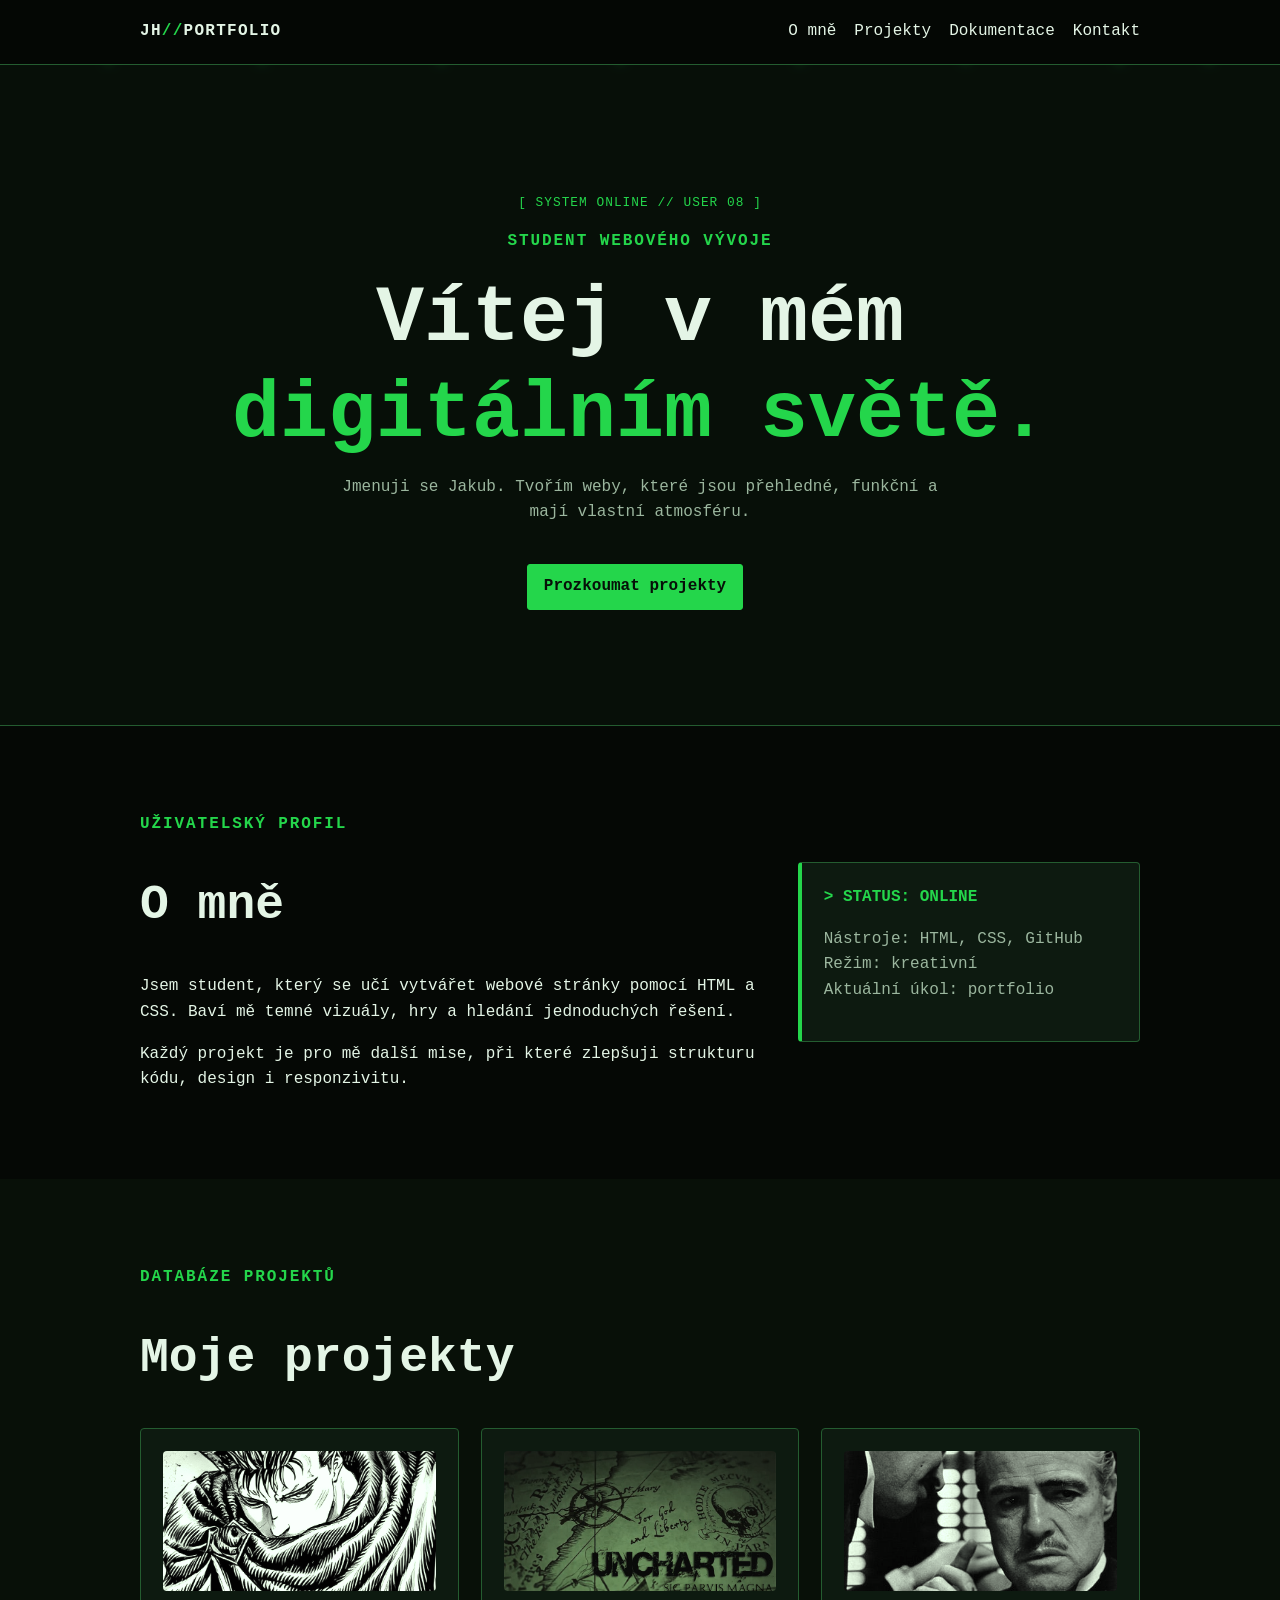
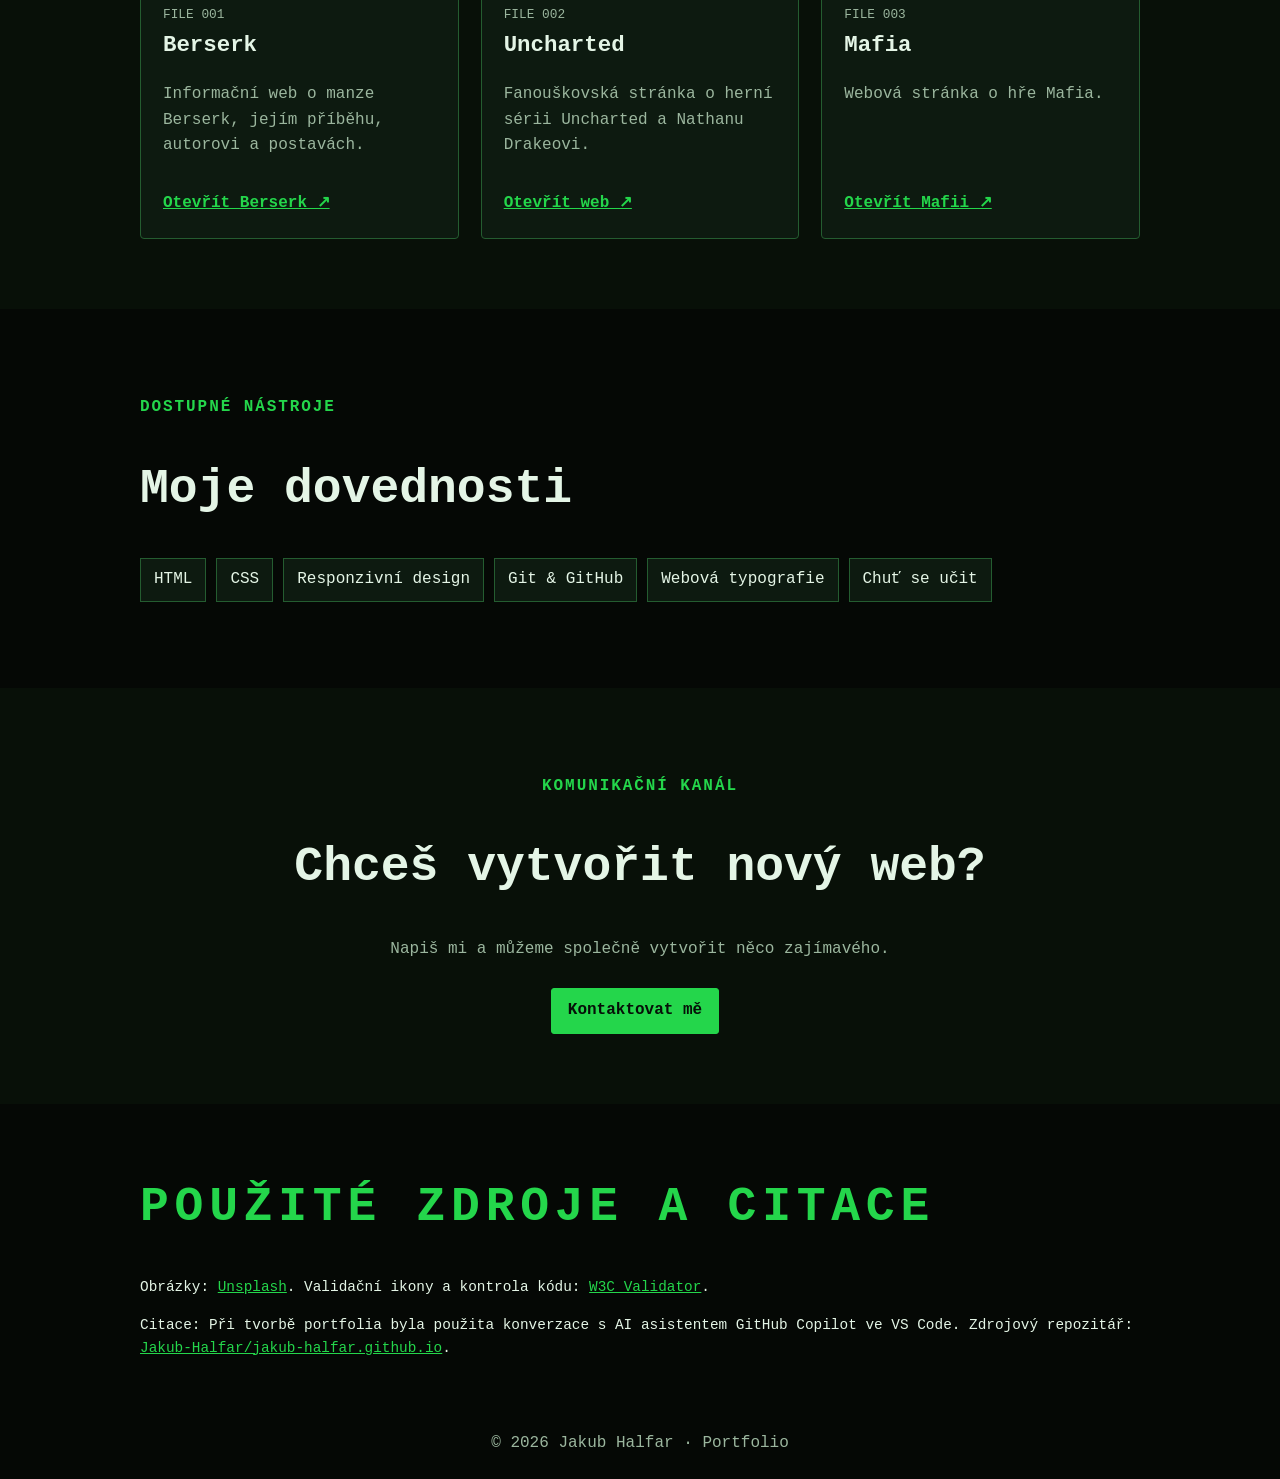
<file: index.html>
<!doctype html>
<html lang="cs">
<head>
  <meta charset="utf-8">
  <meta name="viewport" content="width=device-width, initial-scale=1">
  <meta name="description" content="Portfolio Jakuba Halfara.">
  <title>Jakub Halfar | Portfolio</title>
  <link rel="stylesheet" href="style.css">
</head>
<body>
  <header class="site-header">
    <nav class="container navigation" aria-label="Hlavní navigace">
      <a class="logo" href="#domu">JH<span>//</span>PORTFOLIO</a>
      <div class="menu">
        <a href="#o-mne">O mně</a>
        <a href="#projekty">Projekty</a>
        <a href="projekty.html">Dokumentace</a>
        <a href="#kontakt">Kontakt</a>
      </div>
    </nav>
  </header>

  <main>
    <section class="hero" id="domu">
      <div class="code-rain" aria-hidden="true">
        <span>1<br>0<br>1<br>1<br>0<br>0<br>1</span>
        <span>0<br>1<br>0<br>1<br>1<br>0<br>1</span>
        <span>1<br>1<br>0<br>0<br>1<br>0<br>1</span>
        <span>0<br>0<br>1<br>1<br>0<br>1<br>0</span>
        <span>1<br>0<br>0<br>1<br>1<br>0<br>1</span>
        <span>0<br>1<br>1<br>0<br>1<br>0<br>0</span>
        <span>1<br>0<br>1<br>0<br>0<br>1<br>1</span>
        <span>0<br>1<br>0<br>1<br>0<br>1<br>0</span>
      </div>
      <div class="container hero-content">
        <p class="status">[ SYSTEM ONLINE // USER 08 ]</p>
        <p class="eyebrow">Student webového vývoje</p>
        <h1>Vítej v mém<br><span>digitálním světě.</span></h1>
        <p class="lead">Jmenuji se Jakub. Tvořím weby, které jsou přehledné, funkční a mají vlastní atmosféru.</p>
        <a class="button" href="#projekty">Prozkoumat projekty</a>
      </div>
    </section>

    <section id="o-mne">
      <div class="container two-columns">
        <div>
          <p class="eyebrow">Uživatelský profil</p>
          <h2>O mně</h2>
          <p>Jsem student, který se učí vytvářet webové stránky pomocí HTML a CSS. Baví mě temné vizuály, hry a hledání jednoduchých řešení.</p>
          <p>Každý projekt je pro mě další mise, při které zlepšuji strukturu kódu, design i responzivitu.</p>
        </div>
        <aside class="warning-box">
          <strong>&gt; STATUS: ONLINE</strong>
          <p>Nástroje: HTML, CSS, GitHub<br>Režim: kreativní<br>Aktuální úkol: portfolio</p>
        </aside>
      </div>
    </section>

    <section class="dark-section" id="projekty">
      <div class="container">
        <p class="eyebrow">Databáze projektů</p>
        <h2>Moje projekty</h2>
        <div class="project-grid">
          <article class="project-card">
            <img src="guts_1.jpg" alt="Berserk">
            <p class="project-id">FILE 001</p>
            <h3>Berserk</h3>
            <p>Informační web o manze Berserk, jejím příběhu, autorovi a postavách.</p>
            <a href="https://jakub-halfar.github.io/puvodni_web/" target="_blank" rel="noopener">Otevřít Berserk ↗</a>
          </article>
          <article class="project-card">
            <img src="uncharted.jpg" alt="Uncharted">
            <p class="project-id">FILE 002</p>
            <h3>Uncharted</h3>
            <p>Fanouškovská stránka o herní sérii Uncharted a Nathanu Drakeovi.</p>
            <a href="https://jakub-halfar.github.io/projekt1-web/" target="_blank" rel="noopener">Otevřít web ↗</a>
          </article>
          <article class="project-card">
            <img src="mafia.jpg" alt="Mafia">
            <p class="project-id">FILE 003</p>
            <h3>Mafia</h3>
            <p>Webová stránka o hře Mafia.</p>
            <a href="https://jakub-halfar.github.io/Mafia/" target="_blank" rel="noopener">Otevřít Mafii ↗</a>
          </article>
        </div>
      </div>
    </section>

    <section id="dovednosti">
      <div class="container">
        <p class="eyebrow">Dostupné nástroje</p>
        <h2>Moje dovednosti</h2>
        <ul class="skills">
          <li>HTML</li><li>CSS</li><li>Responzivní design</li>
          <li>Git &amp; GitHub</li><li>Webová typografie</li><li>Chuť se učit</li>
        </ul>
      </div>
    </section>

    <section class="contact" id="kontakt">
      <div class="container">
        <p class="eyebrow">Komunikační kanál</p>
        <h2>Chceš vytvořit nový web?</h2>
        <p>Napiš mi a můžeme společně vytvořit něco zajímavého.</p>
        <a class="button" href="mailto:gamerovec89@seznam.cz">Kontaktovat mě</a>
      </div>
    </section>
    <section class="sources">
      <div class="container">
        <h2 class="eyebrow">Použité zdroje a citace</h2>
        <p>Obrázky: <a href="https://unsplash.com/" target="_blank" rel="noopener">Unsplash</a>. Validační ikony a kontrola kódu: <a href="https://validator.w3.org/nu/?doc=https%3A%2F%2Fjakub-halfar.github.io%2F" target="_blank" rel="noopener">W3C Validator</a>.</p>
        <p>Citace: Při tvorbě portfolia byla použita konverzace s AI asistentem GitHub Copilot ve VS Code. Zdrojový repozitář: <a href="https://github.com/Jakub-Halfar/jakub-halfar.github.io" target="_blank" rel="noopener">Jakub-Halfar/jakub-halfar.github.io</a>.</p>
      </div>
    </section>
  </main>

  <footer><div class="container">© 2026 Jakub Halfar · Portfolio</div></footer>
</body>
</html>
</file>
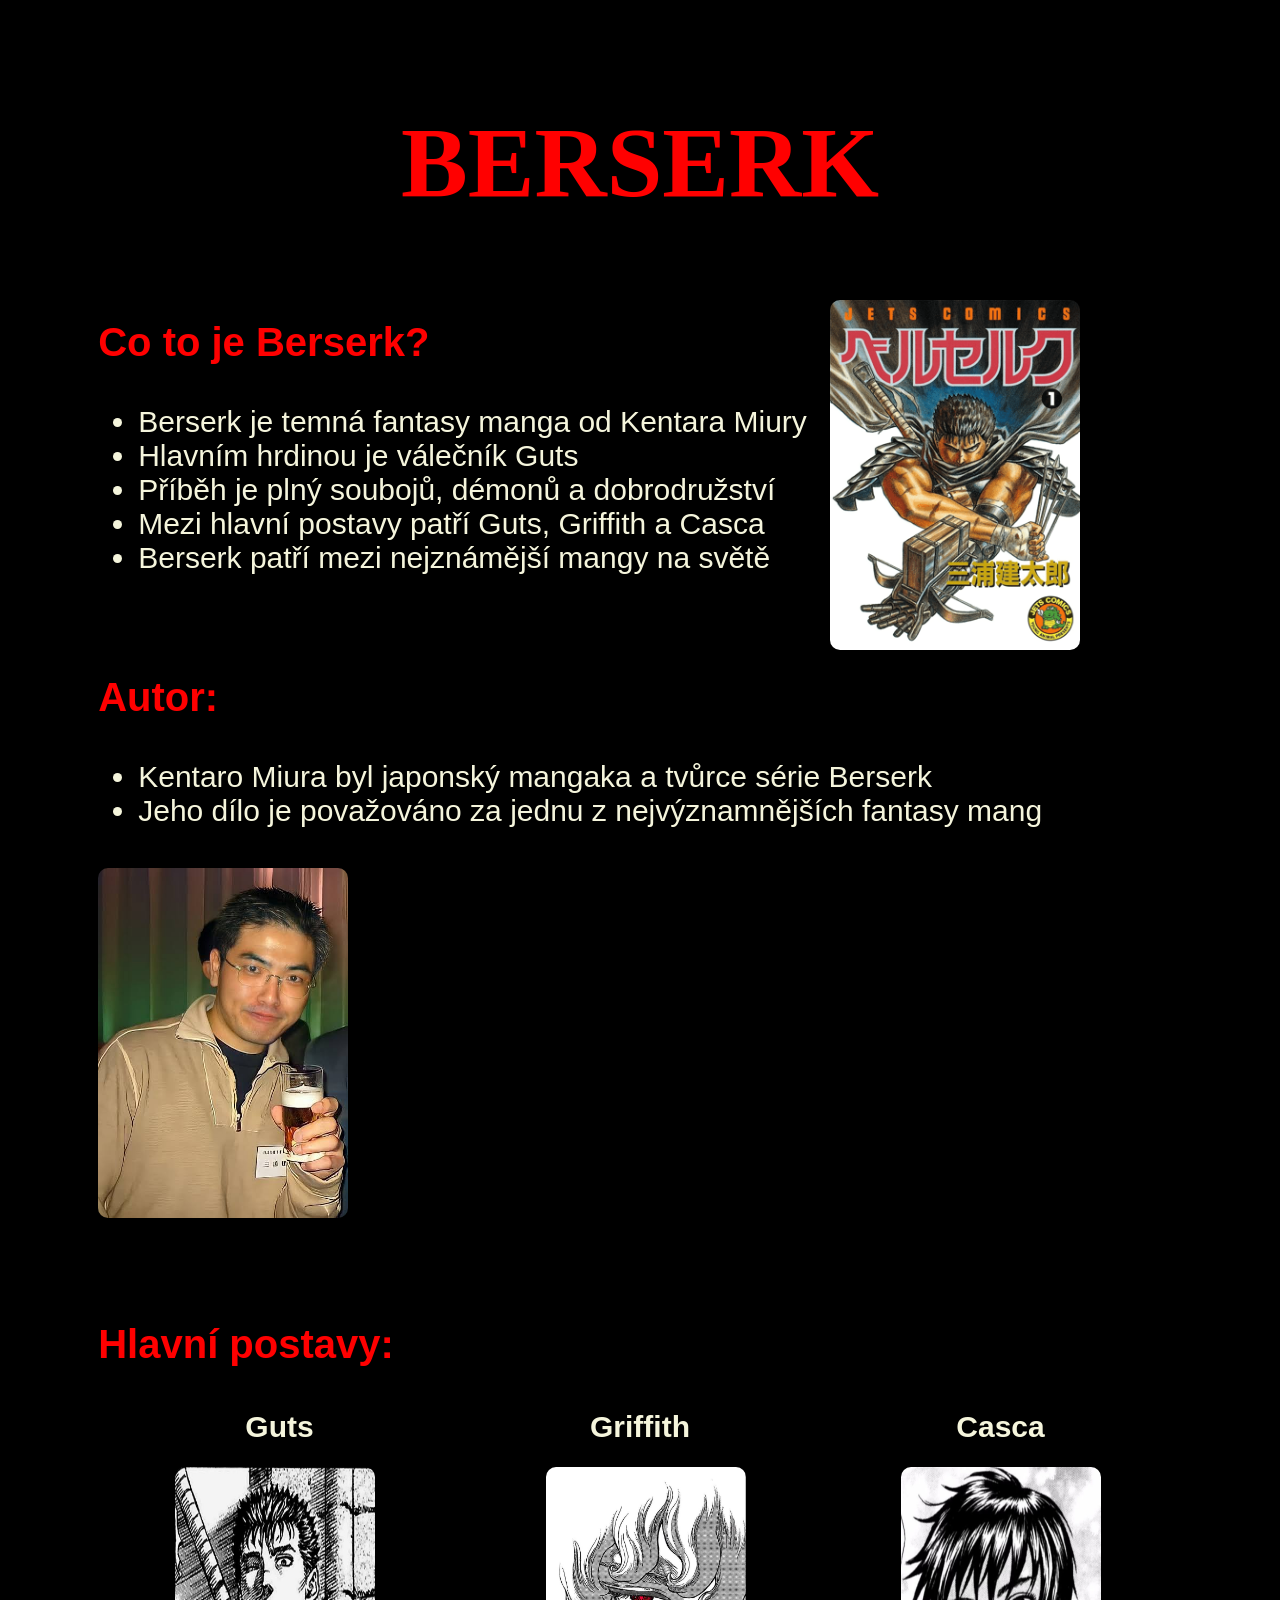
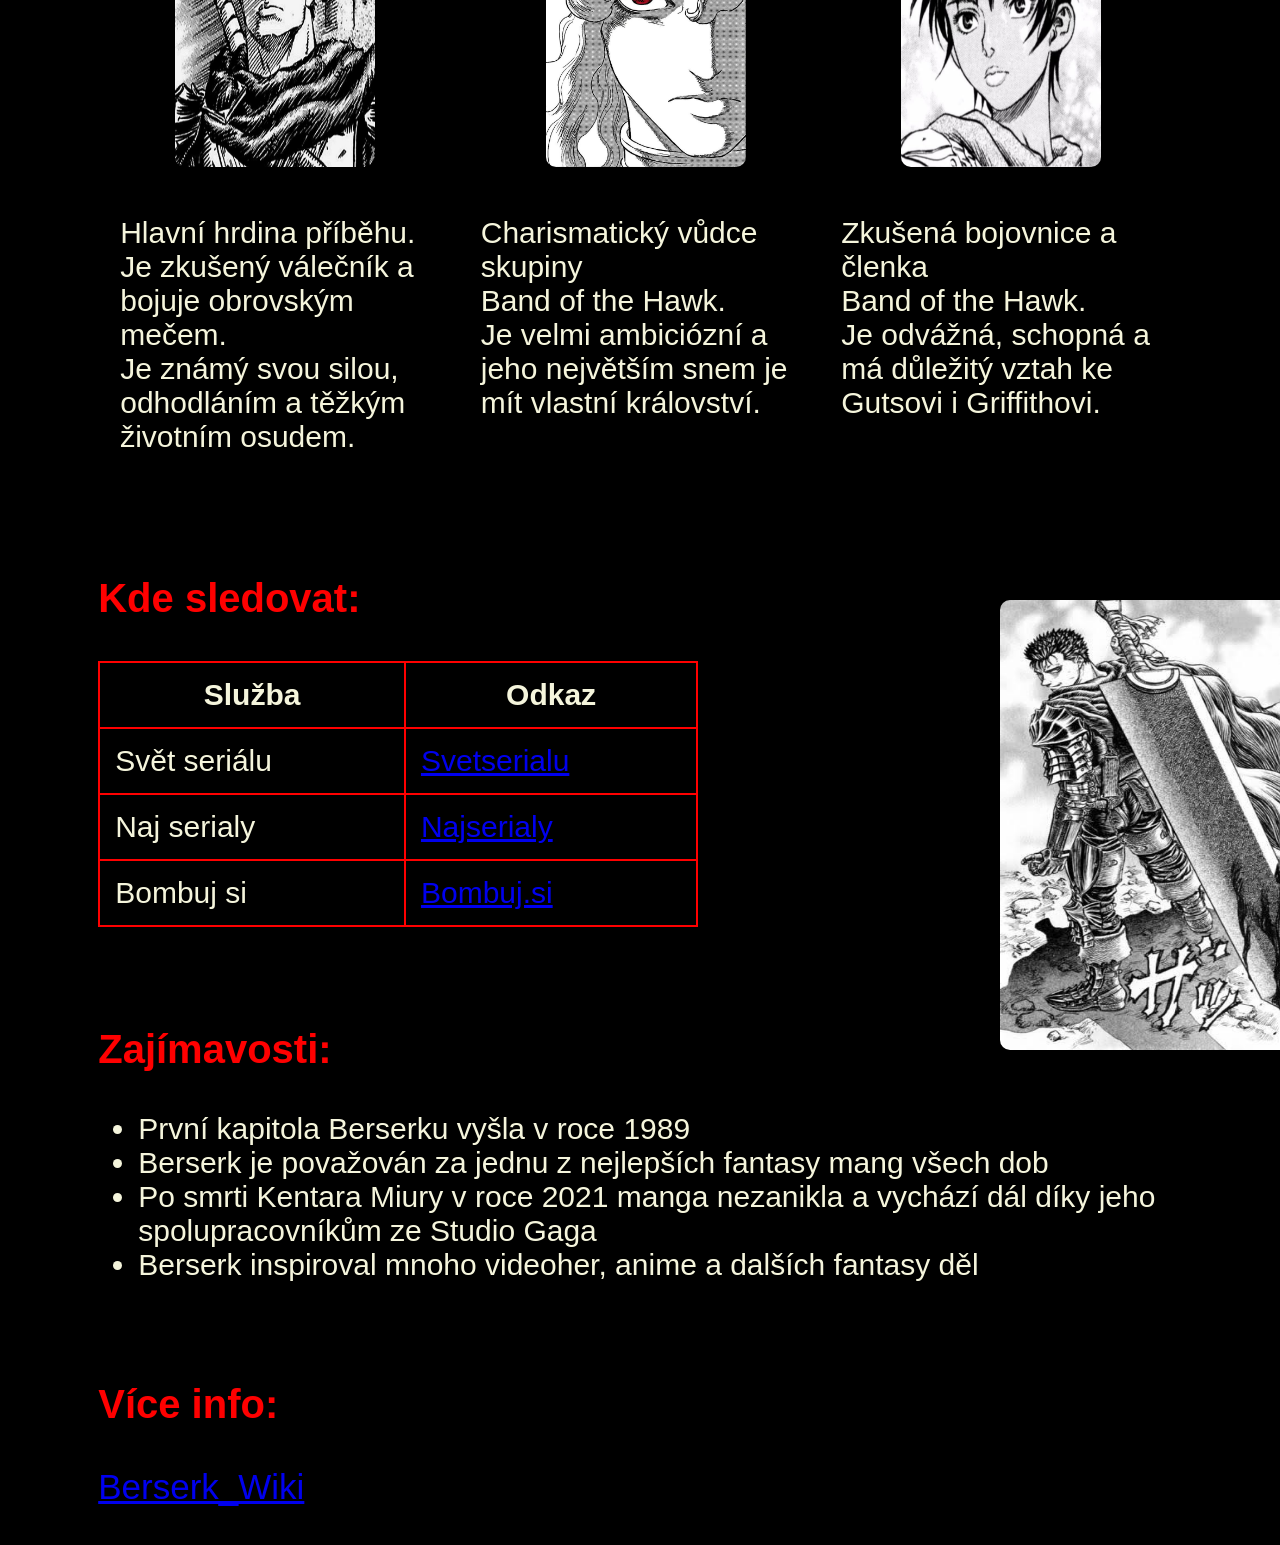
<file: puvodni_web/index.html>
<!DOCTYPE html>
<html lang="cs">
    <head>
        <title>Berserk</title>
        <link rel="stylesheet" href="style.css">
    </head>
    <body>
        <div class="stranka">
            <h1>Berserk</h1>
            <h3>Co to je Berserk?</h3>
            <ul>
                <li>Berserk je temná fantasy manga od Kentara Miury</li>
                <li>Hlavním hrdinou je válečník Guts</li>
                <li>Příběh je plný soubojů, démonů a dobrodružství</li>
                <li>Mezi hlavní postavy patří Guts, Griffith a Casca</li>
                <li>Berserk patří mezi nejznámější mangy na světě</li>
            </ul>
            <img class="manga" src="manga.png" width="250" height="350" alt="Berserk manga">
            <h3>Autor:</h3>
            <ul>
                <li>Kentaro Miura byl japonský mangaka a tvůrce série Berserk</li>
                <li>Jeho dílo je považováno za jednu z nejvýznamnějších fantasy mang</li>
            </ul>
            <img class="Kentaro" src="autor.jpg" width="250" height="350" alt="Kentaro Miura">
            <h3>Hlavní postavy:</h3>
            <table>
                <tr>
                    <th>Guts</th>
                    <th>Griffith</th>
                    <th>Casca</th>
                </tr>
                <tr>   
                    <td><img class="guts" src="Guts Berserk.jpg" width="200" height="300" alt="Guts"></td>
                    <td><img class="griffith" src="Griffith.jpg" width="200" height="300" alt="Griffith"></td>
                    <td><img class="casca" src="casca.jpg" width="200" height="300" alt="Casca"></td>
                </tr>
                <tr>
                    <td class="popis">Hlavní hrdina příběhu.<br>
                        Je zkušený válečník a bojuje obrovským mečem.<br>
                        Je známý svou silou, odhodláním a těžkým životním osudem.
                    </td>
                    <td class="popis">Charismatický vůdce skupiny<br>Band of the Hawk.<br>
                        Je velmi ambiciózní a jeho největším snem je mít vlastní království.
                    </td>
                    <td class="popis">Zkušená bojovnice a členka<br>Band of the Hawk.<br>
                        Je odvážná, schopná a má důležitý vztah ke Gutsovi i Griffithovi.</td>
                </tr>
            </table>
            <h3>Kde sledovat:</h3>
            <table class="sledovat">
                <thead>
                    <tr>
                        <th>Služba</th>
                        <th>Odkaz</th>
                    </tr>
                </thead>
                <tbody>
                    <tr>
                        <td>Svět seriálu</td>
                        <td><a href="https://svetserialu.io/">Svetserialu</a></td>
                    </tr>
                    <tr> 
                        <td>Naj serialy</td>
                        <td><a href="https://www.najserialy.io/">Najserialy</a></td>
                    </tr>
                    <tr>
                        <td>Bombuj si</td>
                        <td><a href="https://serialy.bombuj.si/">Bombuj.si</a></td>
                    </tr>
                </tbody>
            </table>
            <img class="demonslayer" src="demonslayer.jpg" width="350" height="450" alt="demonslayer">
            <h3>Zajímavosti:</h3>
            <ul>
                <li>První kapitola Berserku vyšla v roce 1989</li>
                <li>Berserk je považován za jednu z nejlepších fantasy mang všech dob</li>
                <li>Po smrti Kentara Miury v roce 2021 manga nezanikla a vychází dál díky jeho spolupracovníkům ze Studio Gaga</li>
                <li>Berserk inspiroval mnoho videoher, anime a dalších fantasy děl</li>
            </ul>
            <h3>Více info:</h3>
            <a class="info" href="https://berserk.fandom.com/wiki/Berserk_Wiki">Berserk_Wiki</a>
        </div>
    </body>
</html>
</file>
<file: style.css>
:root {
  --black: #050805;
  --green: #24d64b;
  --light-green: #9dffad;
  --text: #e4f5e6;
  --muted: #9bb69e;
  --panel: #0d1a10;
  --border: #245c30;
}

* { box-sizing: border-box; }
html { scroll-behavior: smooth; }
body {
  margin: 0;
  background: var(--black);
  color: var(--text);
  font-family: "Courier New", monospace;
  line-height: 1.6;
}
a { color: var(--green); }
.container { width: min(1000px, 90%); margin: 0 auto; }

.site-header {
  position: sticky;
  top: 0;
  z-index: 2;
  background: rgba(5, 8, 5, .97);
  border-bottom: 1px solid var(--border);
}
.navigation {
  min-height: 64px;
  display: flex;
  align-items: center;
  justify-content: space-between;
  gap: 20px;
}
.logo { color: var(--text); font-weight: bold; text-decoration: none; letter-spacing: .08em; }
.logo span, .eyebrow, .project-id, .status { color: var(--green); }
.menu { display: flex; flex-wrap: wrap; gap: 18px; }
.menu a { color: var(--text); text-decoration: none; }
.menu a:hover, .menu a:focus { color: var(--green); }

section { padding: 70px 0; }
.hero, .page-title {
  border-bottom: 1px solid var(--border);
  background: #08120a;
  text-align: center;
}
.hero { min-height: 560px; display: grid; align-items: center; position: relative; overflow: hidden; }
.hero-content { padding: 45px 0; }
.hero-content { position: relative; z-index: 1; }
.code-rain {
  position: absolute;
  inset: 0;
  overflow: hidden;
  opacity: .45;
  pointer-events: none;
}
.code-rain::after {
  content: "";
  position: absolute;
  inset: 0;
  background: rgba(5, 8, 5, .45);
}
.code-rain span {
  position: absolute;
  top: -180px;
  color: var(--green);
  font-size: 1.2rem;
  font-weight: bold;
  line-height: 1.4;
  text-shadow: 0 0 8px var(--green);
  animation: fall 8s linear infinite;
}
.code-rain span:nth-child(1) { left: 8%; animation-delay: -2s; }
.code-rain span:nth-child(2) { left: 20%; animation-delay: -6s; }
.code-rain span:nth-child(3) { left: 34%; animation-delay: -4s; }
.code-rain span:nth-child(4) { left: 48%; animation-delay: -1s; }
.code-rain span:nth-child(5) { left: 62%; animation-delay: -5s; }
.code-rain span:nth-child(6) { left: 75%; animation-delay: -3s; }
.code-rain span:nth-child(7) { left: 87%; animation-delay: -7s; }
.code-rain span:nth-child(8) { left: 94%; animation-delay: -4s; }
@keyframes fall {
  to { transform: translateY(760px); }
}
.status { font-size: .8rem; letter-spacing: .08em; }
.eyebrow { font-weight: bold; text-transform: uppercase; letter-spacing: .12em; }
h1, h2, h3 { line-height: 1.2; }
h1 { margin: 12px 0; font-size: clamp(2.5rem, 8vw, 5rem); }
h1 span { color: var(--green); }
h2 { font-size: clamp(2rem, 5vw, 3rem); }
.lead { max-width: 620px; margin: 0 auto 28px; color: var(--muted); }
.button {
  display: inline-block;
  margin: 10px 10px 0 0;
  padding: 9px 16px;
  border: 1px solid var(--green);
  border-radius: 3px;
  background: var(--green);
  color: #061008;
  font-weight: bold;
  text-decoration: none;
}
.button:hover, .button:focus { background: var(--light-green); }
.two-columns, .project-grid, .detail-grid { display: grid; gap: 22px; }
.two-columns { grid-template-columns: 1.3fr .7fr; align-items: center; }
.project-grid { grid-template-columns: repeat(3, 1fr); }
.detail-grid { grid-template-columns: repeat(2, 1fr); }
.dark-section, .contact { background: #081008; }
.warning-box, .project-card, .detail-card {
  padding: 22px;
  border: 1px solid var(--border);
  border-radius: 4px;
  background: var(--panel);
}
.warning-box { border-left: 4px solid var(--green); }
.warning-box strong { color: var(--green); }
.warning-box p, .project-card p, .detail-card p, .page-title p:last-child, .contact p:not(.eyebrow) { color: var(--muted); }
.project-card { display: flex; flex-direction: column; }
.project-card img {
  width: 100%;
  height: 140px;
  margin-bottom: 14px;
  border-radius: 4px;
  object-fit: cover;
  filter: grayscale(.4) sepia(.3) hue-rotate(65deg);
}
.project-id { margin: 0; font-size: .8rem; }
.project-card h3 { margin: 7px 0; font-size: 1.4rem; }
.project-card a { margin-top: auto; padding-top: 16px; font-weight: bold; }
.skills { display: flex; flex-wrap: wrap; gap: 10px; padding: 0; list-style: none; }
.skills li { padding: 8px 13px; border: 1px solid var(--border); background: var(--panel); }
.contact { text-align: center; }
.sources { padding: 35px 0; font-size: .9rem; }
.validator-icon { display: inline-block; margin: 18px 10px 0 0; vertical-align: middle; }
.validator-icon img { width: auto; height: 31px; }
.page-title { padding: 70px 0; }
.page-title h1 { font-size: clamp(2.2rem, 6vw, 4rem); }
.detail-card h2 { margin-top: 8px; }
.plain-link { display: inline-block; margin: 18px 12px 0 0; font-weight: bold; }
footer { padding: 22px 0; color: var(--muted); text-align: center; }

@media (max-width: 700px) {
  .navigation { align-items: flex-start; flex-direction: column; padding: 14px 0; }
  .menu { gap: 8px 14px; }
  .two-columns, .project-grid, .detail-grid { grid-template-columns: 1fr; }
  section { padding: 50px 0; }
}

@media (prefers-reduced-motion: reduce) {
  .code-rain span { animation: none; }
}
</file>
<file: puvodni_web/style.css>
body {
    background-color: black;
    font-family: Arial;
    padding: 30px;
    }
h1 {
    color:red;
    text-align: center;
    font-family: fantasy;
    font-weight: bold;
    text-transform: uppercase;
    font-size: 100px;
       
}
h3 {
    color:red;
    font-weight: bold;
    font-size: 40px;
    margin-top: 100px;
}
ul{
    color: beige;
    font-size: 30px;
}
li{
    color: beige;
    font-size: 30px;
}
table{
    color: beige;
    font-size:30px ;
}
.manga {
    position: absolute;
    top: 300px;
    right: 200px;
    border-radius: 10px;
}
.guts{
    position:relative;
    left: 55px;
    border-radius: 10px;
}
.griffith{
    position: relative;
    left: 65px;
    border-radius: 10px;
}
.casca{
    position: relative;
    left: 60px;
    border-radius: 10px; 
}
.stranka {
    width: 90%;
    max-width: 1100px;
    margin: auto;
}
td{
    padding: 20px;
}
.popis{
    width: 400px;
    vertical-align: top;
}
.sledovat{
    border-collapse: collapse;
    width: 600px;
}
.sledovat th,
.sledovat td{
    border: 2px solid red;
    padding: 15px;
}
.info{
    font-size: 35px;
}
.Kentaro{
    position: relative;
    border-radius: 10px;
    margin-top: 10px;
}
.demonslayer{
    position: absolute;
    border-radius: 10px;
    left: 1000px;
    top: 2200px;
}
</file>
